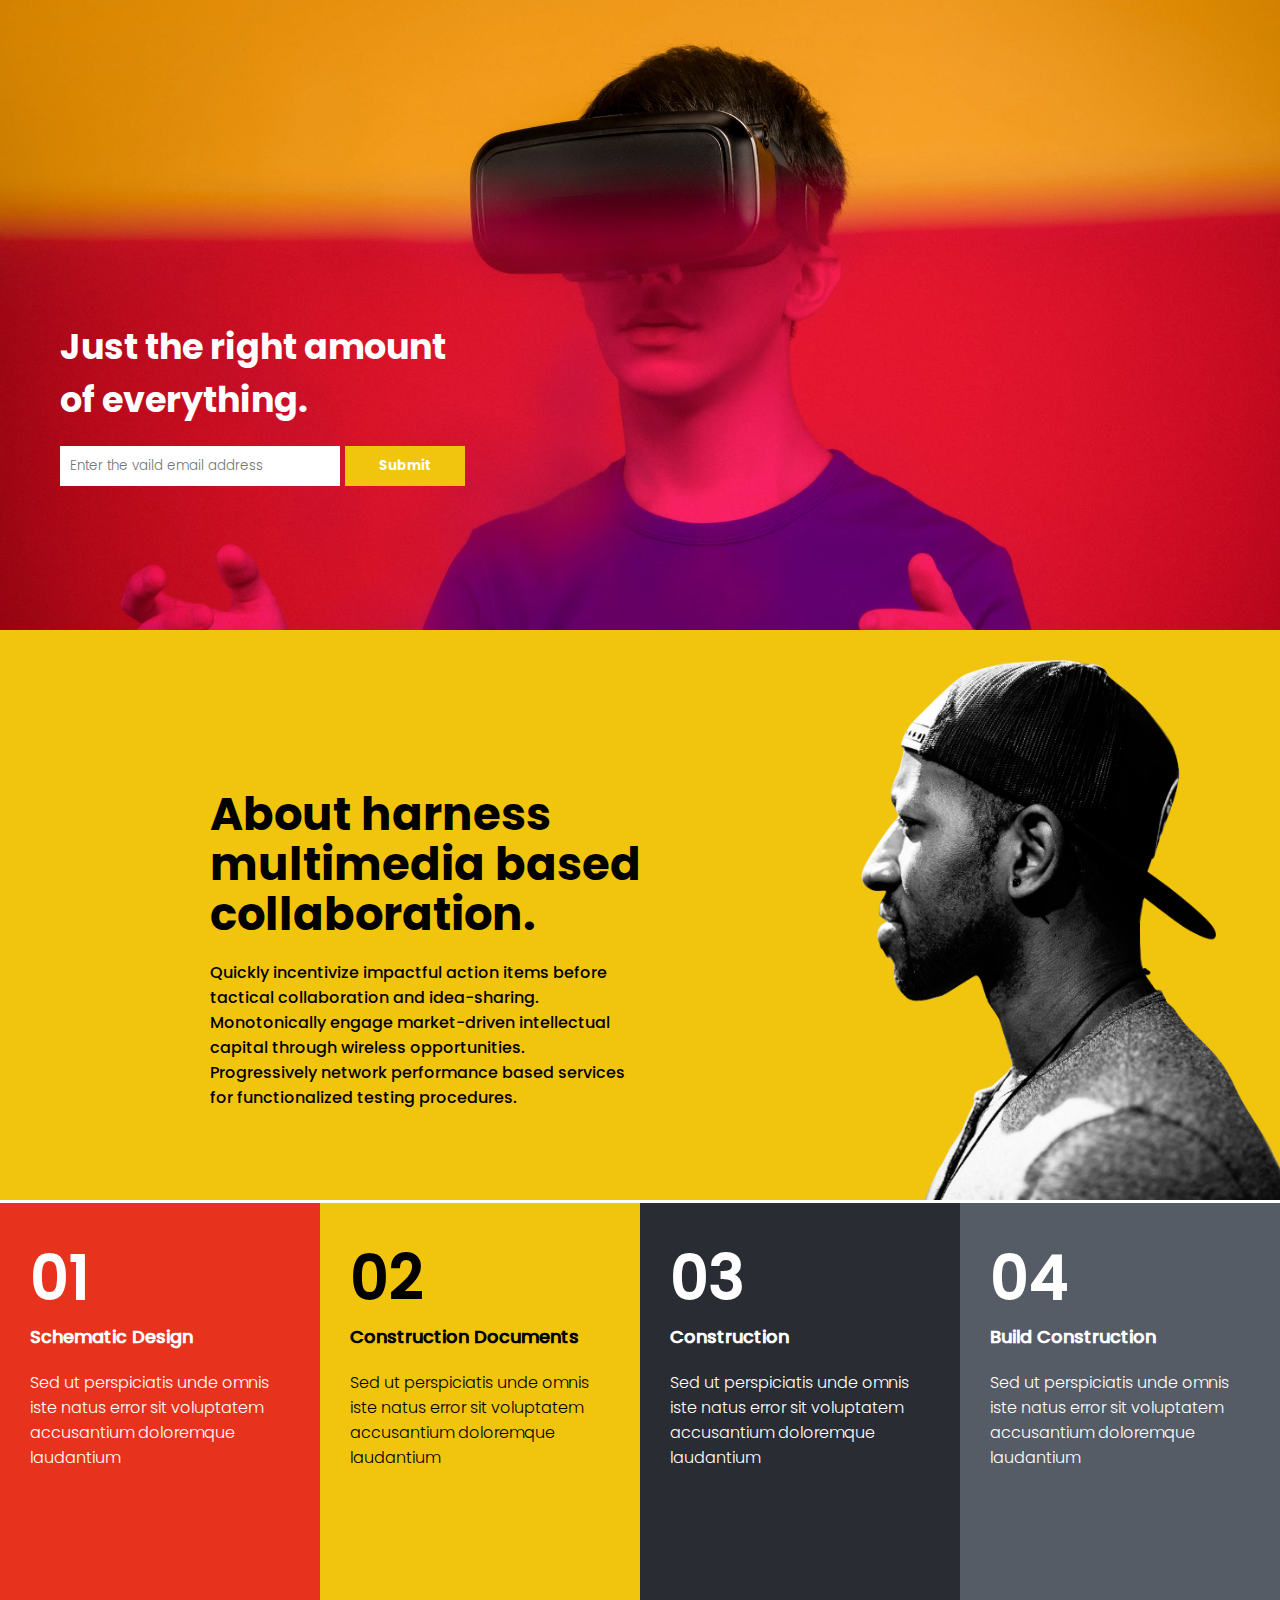
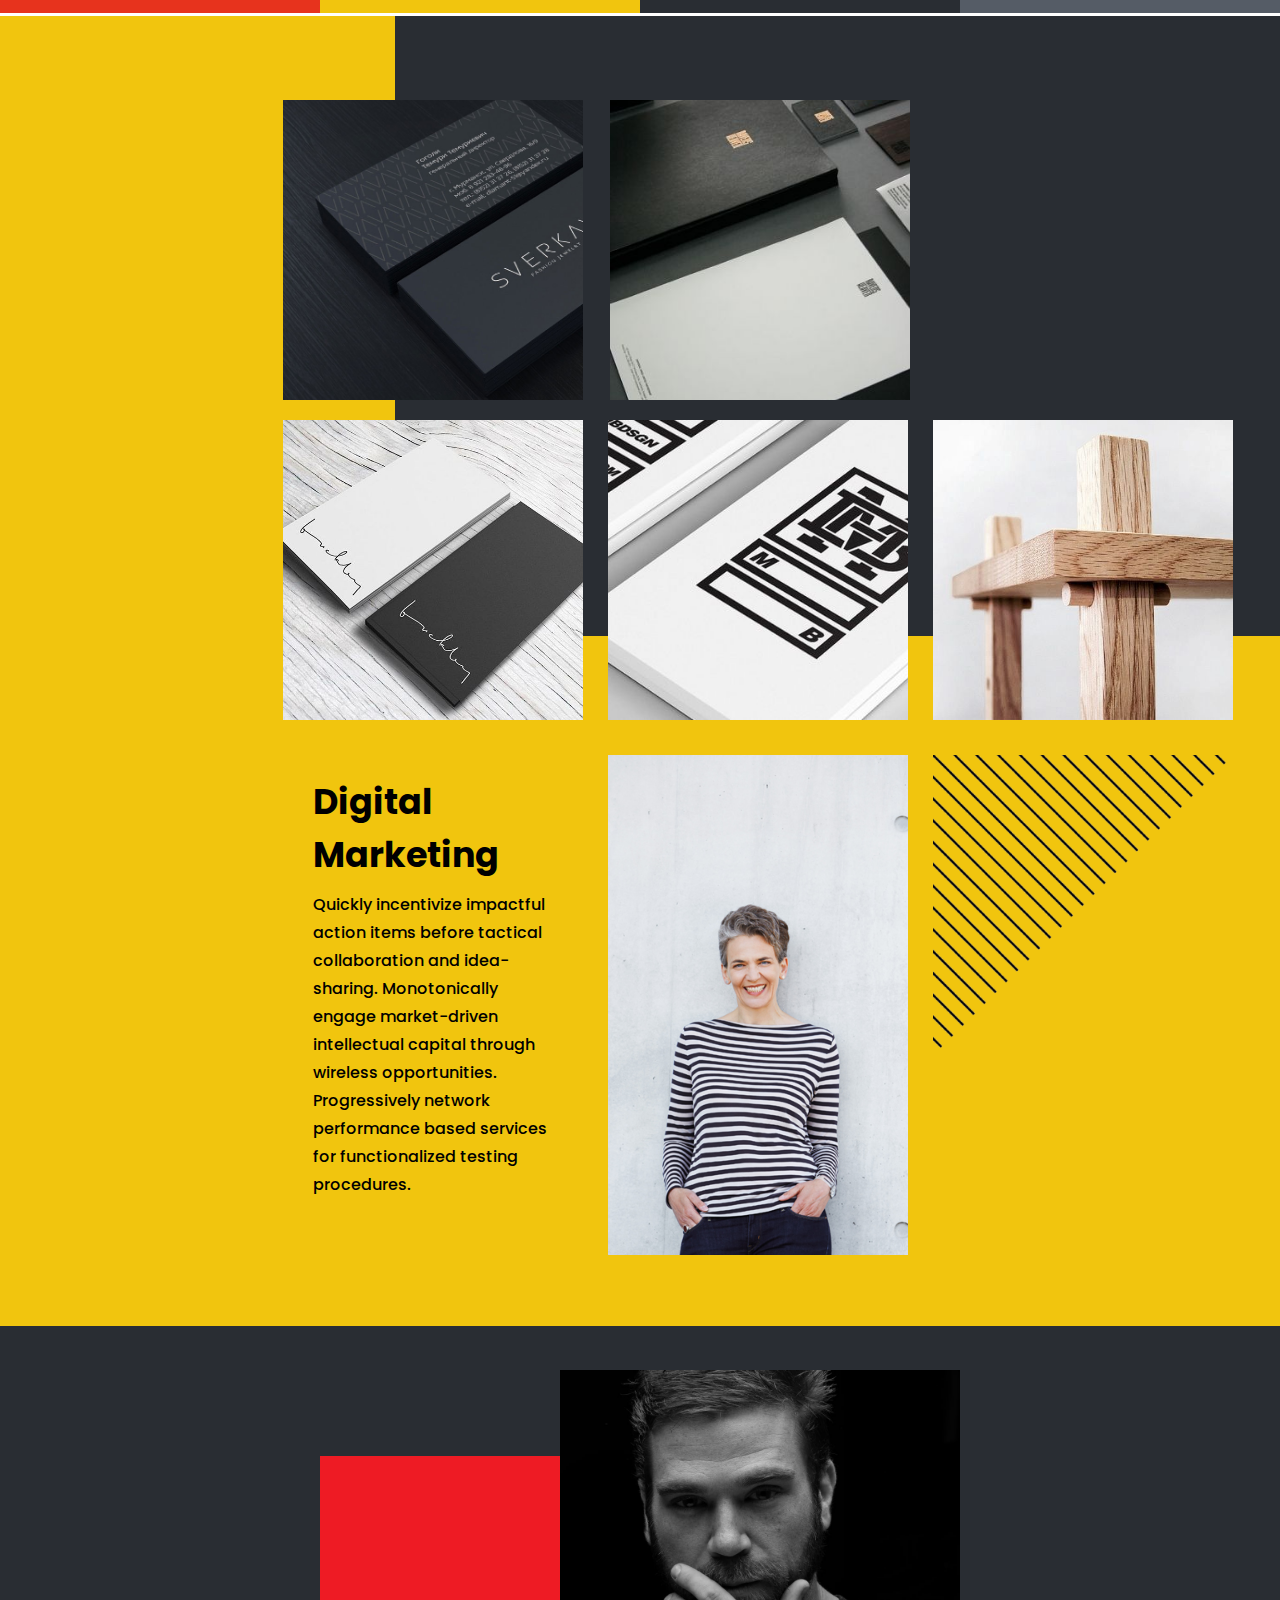
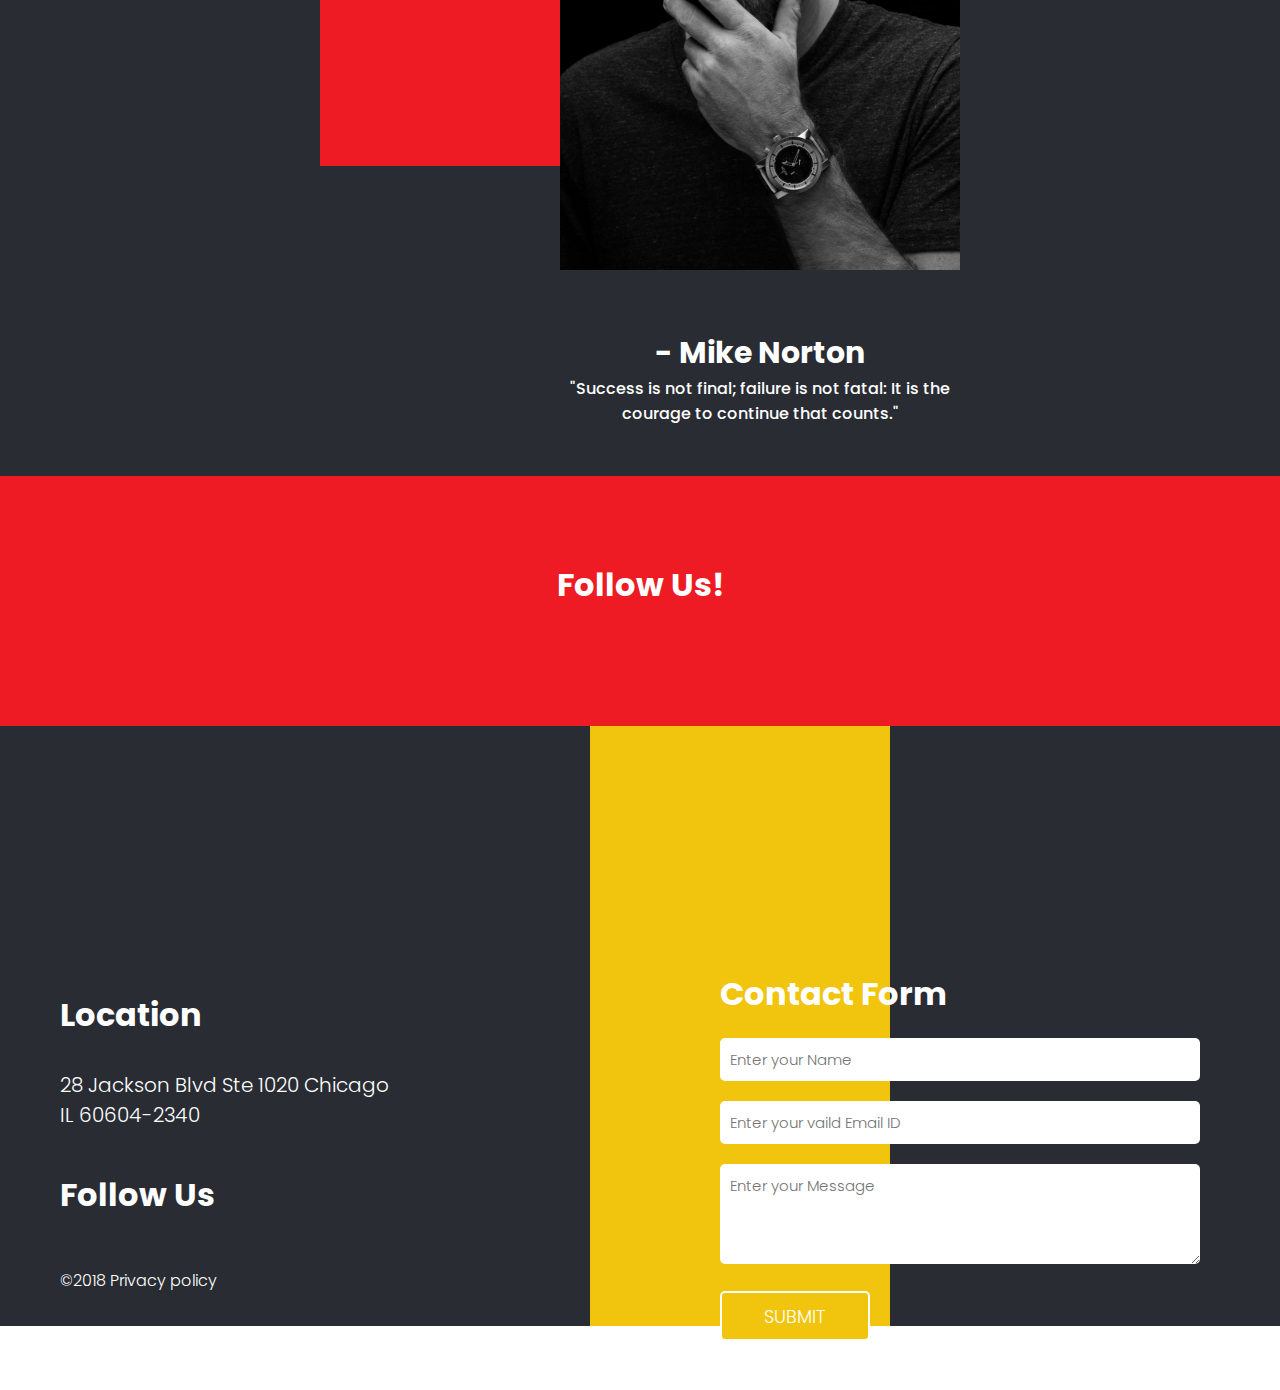
<file: index.html>
<!DOCTYPE html>
<html lang="en">
<head>
    <meta charset="UTF-8">
    <meta http-equiv="X-UA-Compatible" content="IE=edge">
    <meta name="viewport" content="width=device-width, initial-scale=1.0">
    <title>M-Tech</title>
    <link rel="stylesheet" href="style.css">
    <link rel="stylesheet" href="https://cdnjs.cloudflare.com/ajax/libs/font-awesome/6.2.0/css/all.min.css" integrity="sha512-xh6O/CkQoPOWDdYTDqeRdPCVd1SpvCA9XXcUnZS2FmJNp1coAFzvtCN9BmamE+4aHK8yyUHUSCcJHgXloTyT2A==" crossorigin="anonymous" referrerpolicy="no-referrer" />
</head>
<body>
    <section class="sec1">
        <h1>Just the right amount<br>of everything.</h1>
        <input type="email" placeholder="Enter the vaild email address" class="inputs"><a href=""><button>Submit</button></a>
    </section>

    <section class="sec2">
        <img src="./man2.png" alt="" width="450px" height="550px" class="man2">
        <h1 class="sec2head">About harness<br>multimedia based<br>collaboration.</h1>
        <p>Quickly incentivize impactful action items before<br>tactical collaboration and idea-sharing.<br>Monotonically engage market-driven intellectual<br>capital through wireless opportunities.<br>Progressively network performance based services<br>for functionalized testing procedures.</p>
    </section>

    <div class="emp" style="width: 1050px; height: 3px;"></div>

    <section class="sec3">
        <div class="box1">
            <h2 class="heads">01</h2>
            <h4 class="subhead">Schematic Design</h4>
            <p class="para">Sed ut perspiciatis unde omnis iste natus error sit voluptatem accusantium doloremque laudantium</p>
            <i class="fa-solid fa-circle-chevron-right"></i>
        </div>
        <div class="box2">
            <h2 class="heads">02</h2>
            <h4 class="subhead">Construction Documents</h4>
            <p class="para">Sed ut perspiciatis unde omnis iste natus error sit voluptatem accusantium doloremque laudantium</p>
            <i class="fa-solid fa-circle-chevron-right"></i>
        </div>
        <div class="box3">
            <h2 class="heads">03</h2>
            <h4 class="subhead">Construction</h4>
            <p class="para">Sed ut perspiciatis unde omnis iste natus error sit voluptatem accusantium doloremque laudantium</p>
            <i class="fa-solid fa-circle-chevron-right"></i>
        </div>
        <div class="box4">
            <h2 class="heads">04</h2>
            <h4 class="subhead">Build Construction</h4>
            <p class="para">Sed ut perspiciatis unde omnis iste natus error sit voluptatem accusantium doloremque laudantium</p>
            <i class="fa-solid fa-circle-chevron-right"></i>
        </div>
    </section>

    <div class="emp" style="width: 1050px; height: 3px;"></div>

    <section class="sec4">
        <div class="block" style="width: 885px; height: 620px;"></div>
        <div class="img1set" style="width: 627px; height: 310px;">
            <div class="img1set01" style="width: 300px; height: 300px;"></div>
            <div class="img1set02" style="width: 300px; height: 300px;"></div>
        </div>
        <div class="img2set" style="width: 950px; height: 310px;">
            <div class="img2set01" style="width: 300px; height: 300px;"></div>
            <div class="img2set02" style="width: 300px; height: 300px;"></div>
            <div class="img2set03" style="width: 300px; height: 300px;"></div>
        </div>
        <div class="con3" style="width: 950px; height: 510px;">
            <div class="b1">
                <h1>Digital Marketing</h1>
                <p>Quickly incentivize impactful action items before tactical collaboration and idea-sharing. Monotonically engage market-driven intellectual capital through wireless opportunities. Progressively network performance based services for functionalized testing procedures.</p>
            </div>
            <div class="b2"></div>
            <div class="b3"></div>
        </div>
    </section>

    <section class="sec5" style="width: 100%; height: 750px;">
        <div class="redbox"></div>
        <div class="manbw"></div>
        <div class="q" style="width: 440px; height: 140px;">
            <h3 class="head3">- Mike Norton</h3>
            <p class="paras">"Success is not final;  failure is not fatal: It is the courage to continue that counts."</p>
        </div>
    </section>
    
    <section class="social" style="width: 100%; height: 250px;">
        <h2>Follow Us!</h2>
        <div class="icon">
            <i class="fa-brands fa-facebook-f"></i>
            <i class="fa-brands fa-twitter"></i>
            <i class="fa-brands fa-instagram"></i>
            <i class="fa-brands fa-linkedin"></i>
            <i class="fa-brands fa-pinterest"></i>
        </div>
    </section>
    <section class="sec6" style="width: 100%; height: 600px;">
        <div class="yellow" style="width: 300px; height: 600px;"></div>
        <div class="location" style="width: 450px; height: 500px;">
            <h4 class="loc-head">Location</h4>
            <p class="loc-para">28 Jackson Blvd Ste 1020 Chicago IL 60604-2340</p>
            <h4 class="loc-head">Follow Us</h4>
            <i class="fa-brands fa-facebook-f"></i>
            <i class="fa-brands fa-twitter"></i>
            <i class="fa-brands fa-instagram"></i>
            <i class="fa-brands fa-linkedin"></i>
            <p class="copy">©2018 Privacy policy</p>
        </div>
        <div class="form-set" style="width: 550px; height: 450px;">
            <form>
                <h4>Contact Form</h4>
                <input type="text" placeholder="Enter your Name"><br>
                <input type="text" placeholder="Enter your vaild Email ID"><br>
                <textarea name="" id="" cols="30" rows="10" placeholder="Enter your Message"></textarea>
                <input class="btn" type="button" value="SUBMIT">
            </form>
        </div>
    </section>
</body>
</html>
</file>
<file: style.css>
@font-face {
    font-family: h1;
    src: url(./fonts/Poppins/Poppins-Bold.ttf);
}
@font-face {
    font-family: h2;
    src: url(./fonts/Poppins/Poppins-Light.ttf);
}
@font-face {
    font-family: p;
    src: url(./fonts/Poppins/Poppins-Medium.ttf);
}
*{
    margin: 0;
    padding: 0;
    box-sizing: border-box;
}
.sec1{
    margin: auto;
    width: 100%;
    height: 630px;
    background-image: url(./man1.jpeg);
    background-position: center;
    background-size: cover;
}
h1{
    font-family: h1;
    color: white;
    font-size: 35px;
    margin-left: 60px;
    padding-top: 320px;
}
.sec1 h1{
    font-family: h1;
    color: white;
    font-size: 35px;
    margin-left: 60px;
    padding-top: 320px;
}
.con3 h1{
    font-family: h1;
    color: white;
    font-size: 35px;
    margin-left: 60px;
    padding-top: 320px;
}
.inputs{
    padding: 10px;
    width: 280px;
    margin-left: 60px;
    margin-top: 20px;
    font-family: h2;
    border-style: none;
}
button{
    padding: 10px;
    margin-left: 5px;
    width: 120px;
    font-family: h1;
    border-style: none;
    background-color: #f1c50e;
    color: white;
}
button:hover{
    background-color: #ddbc38;
}
.sec2{
    margin: auto;
    background-color: #f1c50e;
    width: 100%;
    height: 570px;
}
.sec2 .man2{
    position: absolute;
    top: 650px;
    left: 850px;

}
.sec2head{
    position: absolute;
    top: 470px;
    left: 150px;
    font-family: h1;
    color: black;
    font-size: 45px;
    line-height: 50px;
}
.sec2 p{
    font-family: p;
    position: absolute;
    left: 210px;
    top: 960px;
}
.emp{
    background-color: white;
}
.sec3{
    width: 100%;
    height: 410px;
    margin: auto;
    display: flex;
    flex-wrap: wrap;
    justify-content: space-between;
}
.box1{
    width: 25%;
    height: 410px;
    background-color: #e7331d;
    font-family: p;
    padding: 30px;
    color: white;
}
.box2{
    width: 25%;
    height: 410px;
    background-color: #f1c50e;
    font-family: p;
    padding: 30px;
    color: black;
}
.box3{
    width: 25%;
    height: 410px;
    background-color: #292d33;
    font-family: p;
    padding: 30px;
    color: white;
}
.box4{
    width: 25%;
    height: 410px;
    background-color: #555c66;
    font-family: p;
    padding: 30px;
    color: white;
}
.heads{
    font-size: 60px;
}
.subhead{
    font-size: 18px;
}
.para{
    font-family: h2;
    padding-top: 20px;
}
i{
    font-size: 50px;
    padding-top: 40px;
}
.sec4{
    margin: auto;
    width: 100%;
    height: 1310px;
    background-color: #f1c50e;
}
.block{
    background-color: #292d33;
    float: right;
}
.img1set{
    left: 283px;
    top: 1700px;
    position: absolute;
    display: flex;
    flex-wrap: wrap;
    justify-content: space-between;
}
.img1set01{
    background-image: url(./img1set01.jpg);
    background-position: center;
    background-size: cover;
}
.img1set02{
    background-image: url(./img1set02.jpg);
    background-position: center;
    background-size: cover;
}
.img2set{
    left: 283px;
    top: 2020px;
    position: absolute;
    display: flex;
    flex-wrap: wrap;
    justify-content: space-between;
}
.img2set01{
    background-image: url(./img2set01.jpg);
    background-position: center;
    background-size: cover;
}
.img2set02{
    background-image: url(./img2set02.jpg);
    background-position: center;
    background-size: cover;
}
.img2set03{
    background-image: url(./img2set03.jpg);
    background-position: center;
    background-size: cover;
}
.con3{
    position: absolute;
    top: 2350px;
    left: 283px;
    margin: auto;
    display: flex;
    flex-wrap: wrap;
    justify-content: space-between;
    padding-top: 5px;
}
.b1{
    width: 300px;
    height: 500px;
    padding: 15px;
}
.b1 h1{
    padding: 5px;
    margin-left: 10px;
    color: black;
}
.b1 p{
    padding: 5px;
    margin-left: 10px;
    font-size: 16px;
    font-family: p;
    line-height: 28px;
}
.b2{
    width: 300px;
    height: 500px;
    background-image: url(./PRFotografie_FirmenportraitskopfundkragenFotografie.jpg);
    background-position: center;
    background-size: cover;
}
.b3{
    width: 300px;
    height: 300px;
    background-image: url(./1q.png);
    background-position: center;
    background-size: cover;
}
.sec5{
    background-color: #292d33;
    margin: auto;
    padding-top: 130px;
}
.redbox{
    width: 640px;
    height: 310px;
    background-color: #ee1b24;
    margin: auto;
}
.manbw{
    position: absolute;
    top: 2970px;
    left: 560px;
    width: 400px;
    height: 500px;
    background-image: url(./pexelsphoto412840.jpeg);
    background-position: center;
    background-size: cover;
}
.q{
    position: absolute;
    color: white;
    text-align: center;
    top: 3530px;
    left: 540px;
}
.head3{
    font-family: h1;
    font-size: 30px;
    text-align: center;
}
.paras{
    font-family: p;
    position: absolute;
    color: white;
    text-align: center;
}
.social{
    background-color: #ee1b24;
    margin: auto;
    padding-top: 35px;
}
.social h2{
    font-family: h1;
    color: white;
    text-align: center;
    font-size: 32px;
    padding-top: 50px;
}
.icon{
    text-align: center;
}
.icon i{
    color: white;
    padding: 10px;
    font-size: 30px;
}
.icon i:hover{
    color: black;
}
.sec6{
    background-color: #292d33;
    margin: auto;
}
.yellow{
    position: relative;
    background-color: #f1c50e;
    margin-left: 590px;
}
.location{
    color: white;
    position: absolute;
    bottom: -3690px;
    padding: 60px;
    line-height: 30px;
}
.loc-head{
    font-family: h1;
    font-size: 32px;
    margin-top: 50px;
}
.loc-para{
    font-family: h2;
    font-size: 20px;
    margin-top: 40px;
}
.location i{
    margin-top: -25px;
    padding-right: 20px;
    font-size: 32px;
}
.location i:hover{
    color: #ddbc38;
}
.copy{
    font-family: h2;
    margin-top: 20px;
}
.form-set{
    color: white;
    position: absolute;
    bottom: -3690px;
    left: 690px;
    font-family: h1;
    padding: 30px;
}
.form-set h4{
    font-size: 32px;
    margin-bottom: 10px;
}
.form-set input{
    padding: 10px;
    font-size: 15px;
    width: 480px;
    margin-bottom: 10px;
    margin-top: 10px;
    border-style: none;
    font-family: h2;
    border-radius: 5px;
}
.form-set textarea{
    padding: 10px;
    font-size: 15px;
    width: 480px;
    height: 100px;
    margin-bottom: 10px;
    margin-top: 10px;
    border-style: none;
    font-family: h2;
    border-radius: 5px;
}
.form-set .btn{
    padding: 10px;
    font-size: 18px;
    width: 150px;
    height: 50px;
    margin-bottom: 10px;
    margin-top: 10px;
    font-family: h2;
    background-color: #f1c50e;
    border-color: white;
    color: white;
    border: 2px solid;
}
</file>
